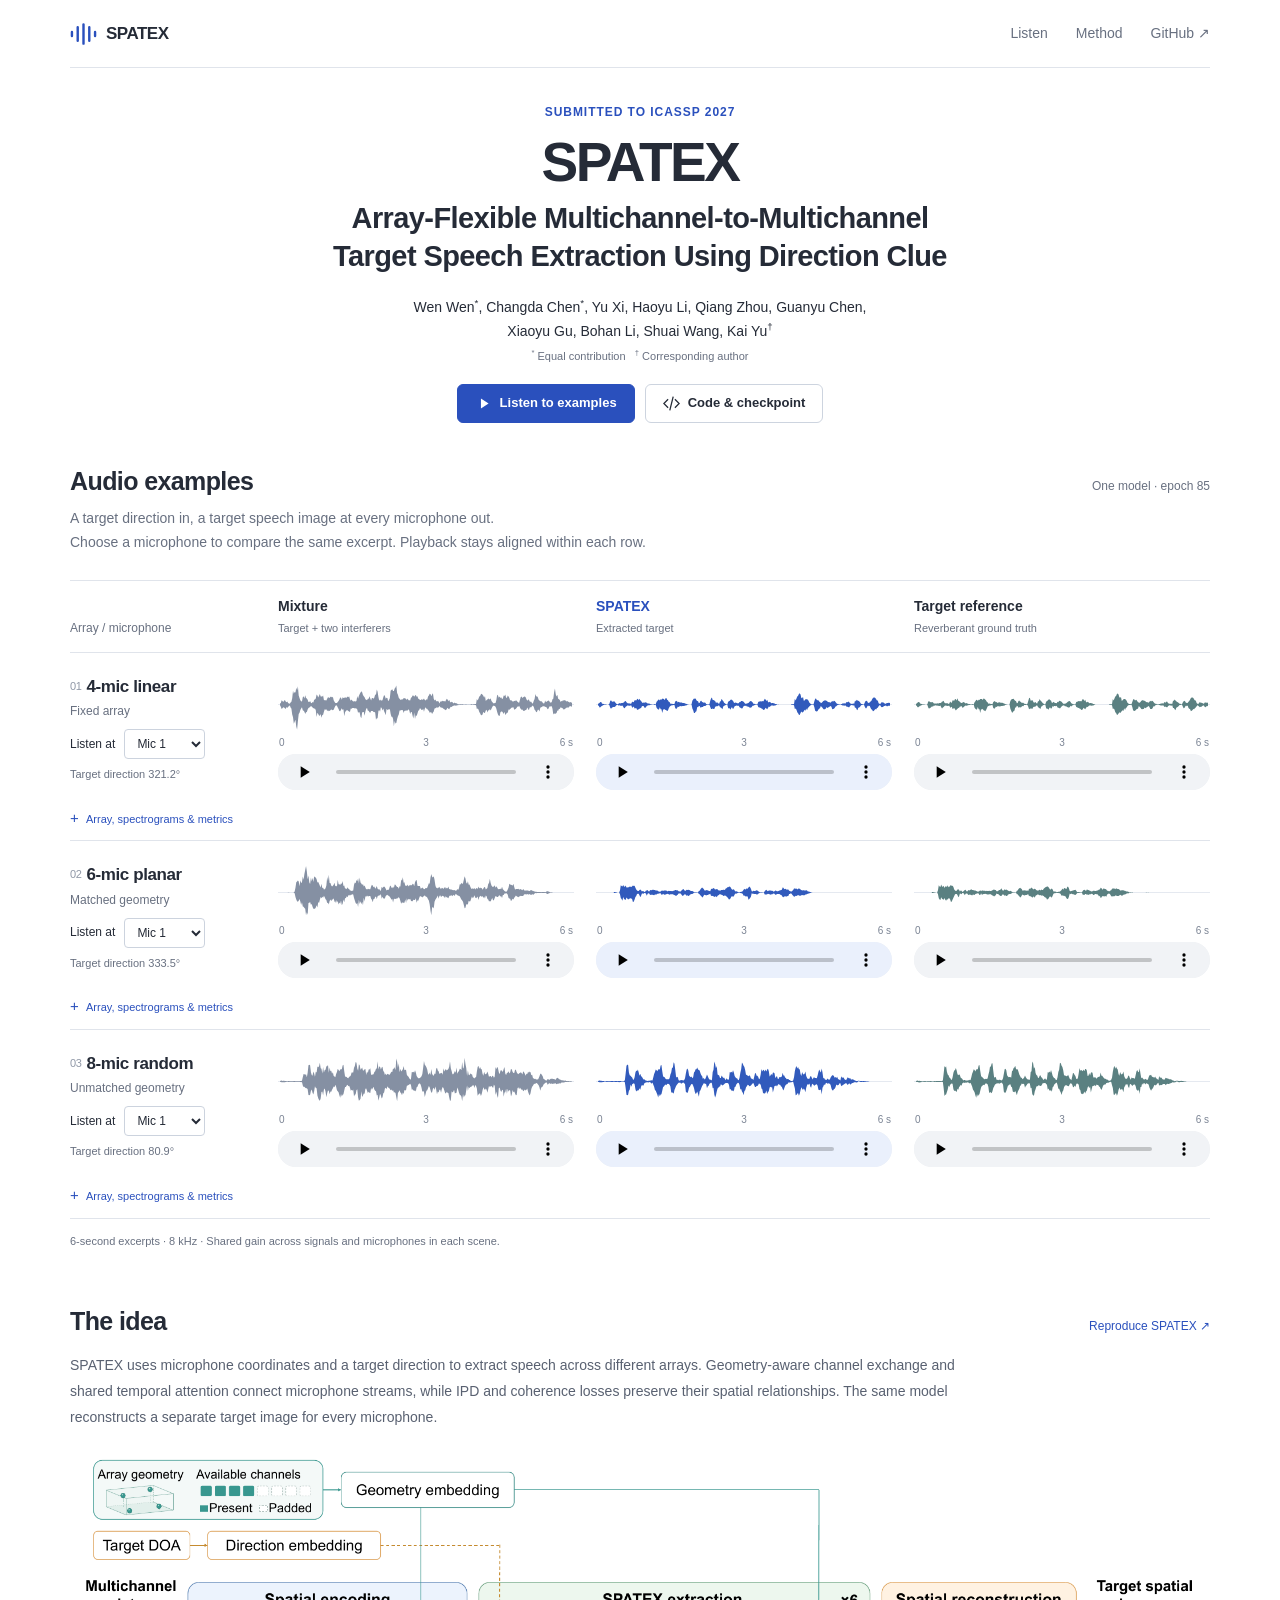
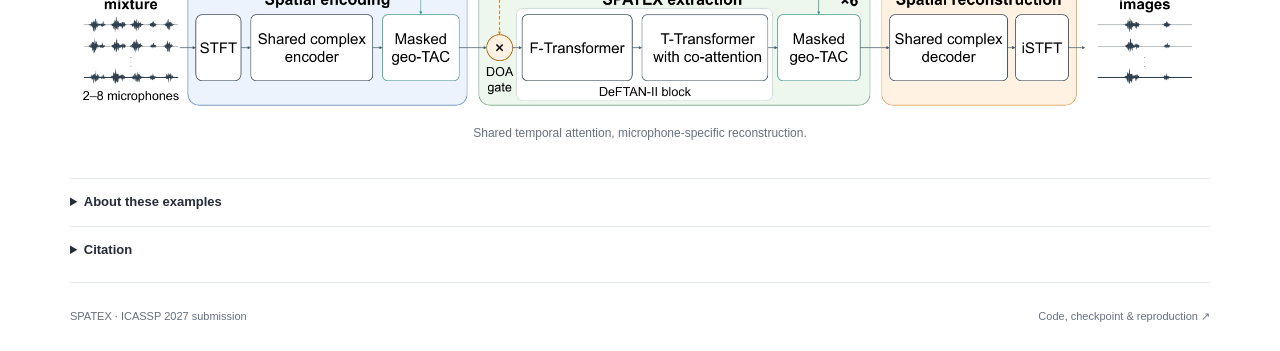
<file: docs/index.html>
<!doctype html>
<html lang="en"><head><meta charset="utf-8"><meta name="viewport" content="width=device-width, initial-scale=1"><meta http-equiv="refresh" content="0; url=demo/"><title>SPATEX demo</title></head><body><p><a href="demo/">Open the SPATEX audio demo</a></p></body></html>
</file>
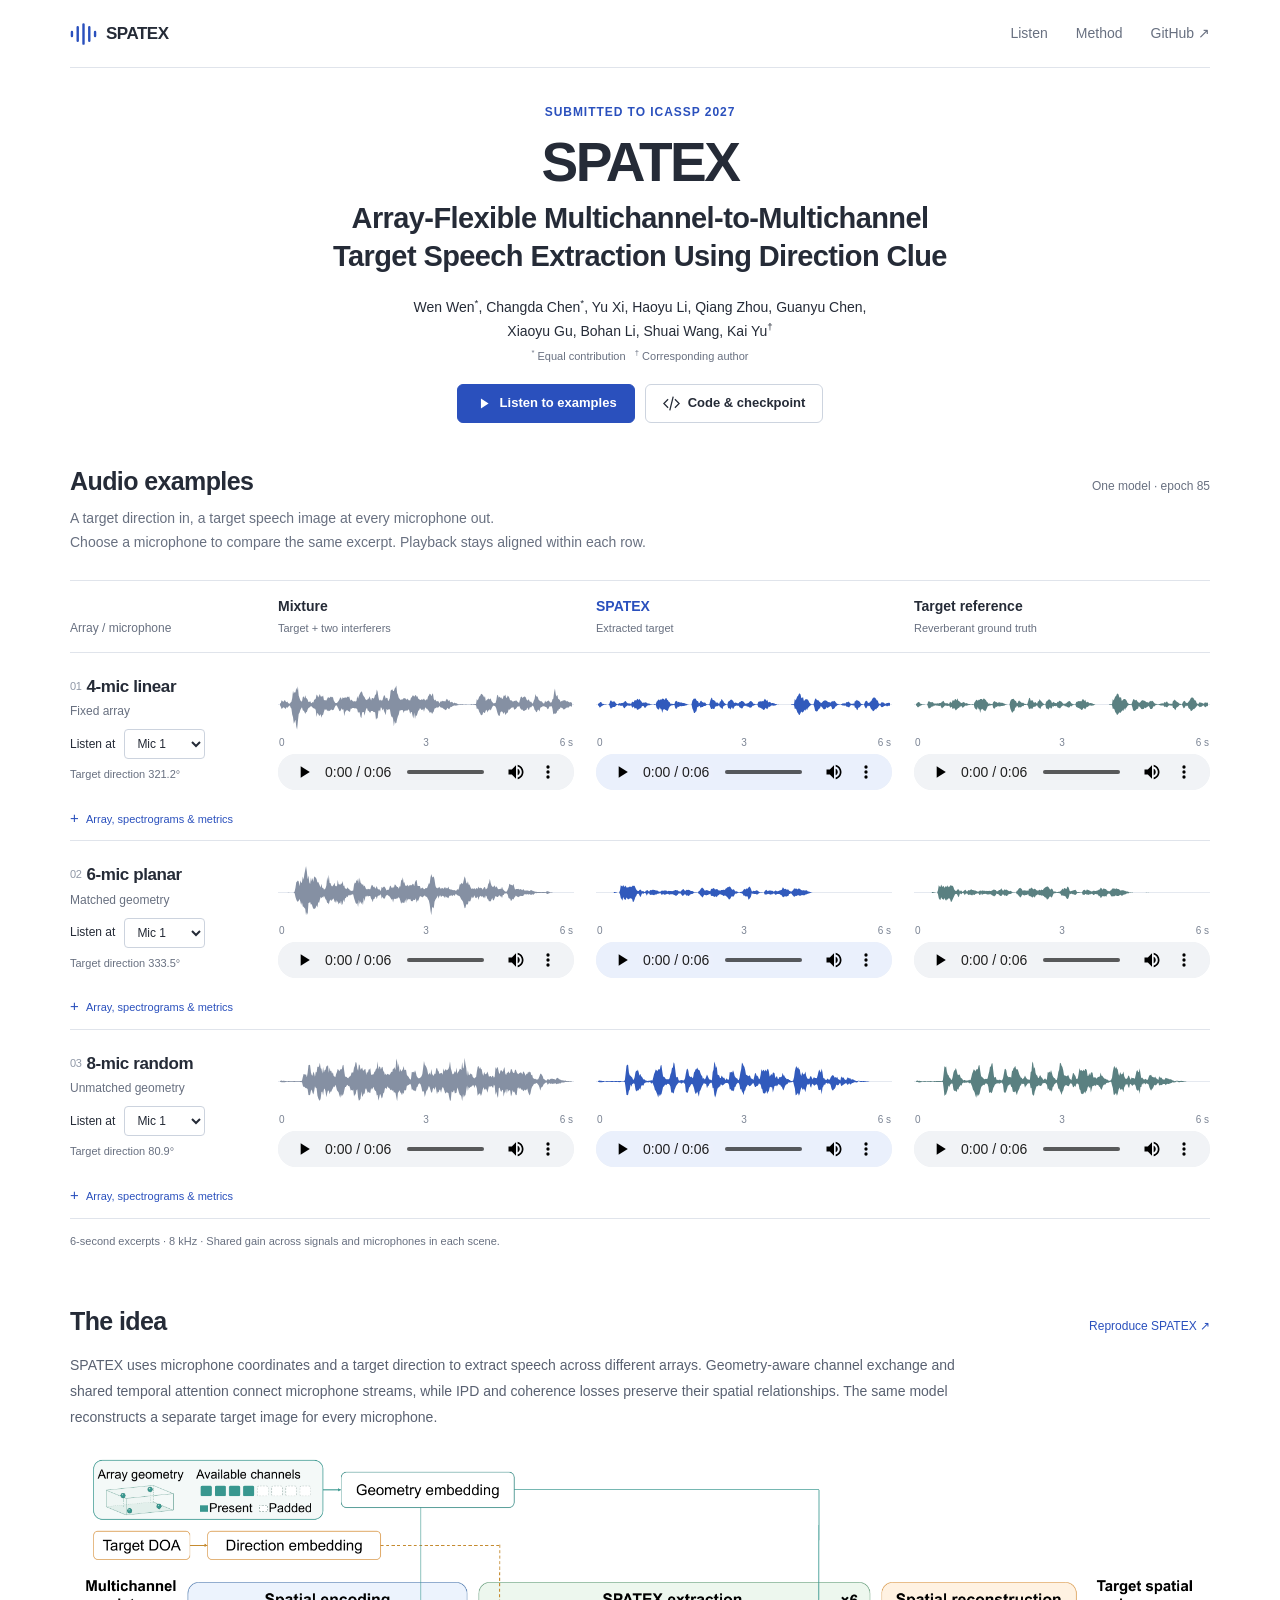
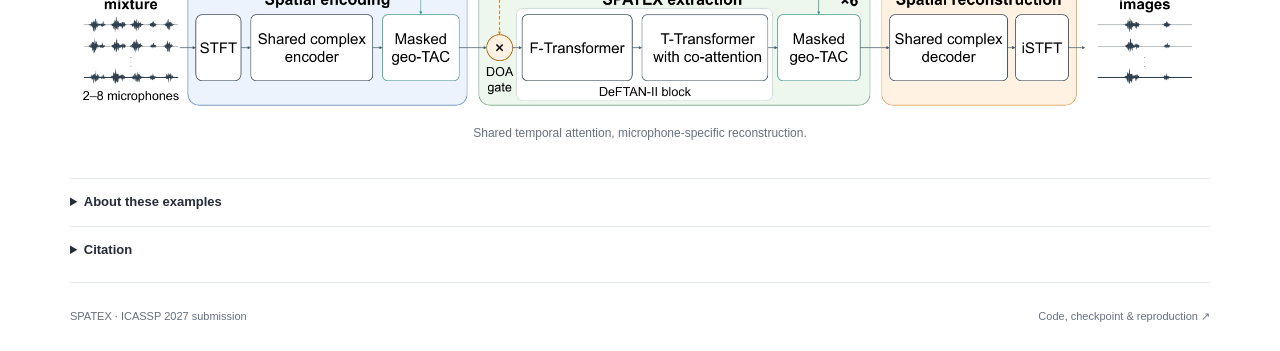
<file: docs/demo/index.html>
<!doctype html>
<html lang="en">
<head>
  <meta charset="utf-8">
  <meta name="viewport" content="width=device-width, initial-scale=1">
  <meta name="description" content="SPATEX: array-flexible target speech extraction. Compare real multichannel audio examples from the released epoch-85 model.">
  <meta name="theme-color" content="#ffffff">
  <title>SPATEX — Target Speech Extraction</title>
  <link rel="icon" href="data:image/svg+xml,%3Csvg xmlns='http://www.w3.org/2000/svg' viewBox='0 0 64 64'%3E%3Crect width='64' height='64' rx='14' fill='%232a50bd'/%3E%3Cpath d='M15 28v8m8-17v26m9-33v40m9-33v26m8-17v8' stroke='white' stroke-width='4' stroke-linecap='round'/%3E%3C/svg%3E">
  <link rel="stylesheet" href="style.css?v=20260928-2">
  <script defer src="data.js"></script>
  <script defer src="app.js?v=20260928-2"></script>
</head>
<body>
<a class="skip-link" href="#examples">Skip to audio examples</a>
<nav class="site-nav wrap" aria-label="Page navigation">
  <a class="wordmark" href="#top" aria-label="SPATEX home"><svg viewBox="0 0 28 24" aria-hidden="true"><path d="M2 10v4m6-9v14m6-17v20m6-17v14m6-9v4"/></svg>SPATEX</a>
  <div><a href="#examples">Listen</a><a href="#method">Method</a><a href="https://github.com/Wenanzhi/SPATEX">GitHub <span aria-hidden="true">↗</span></a></div>
</nav>
<main id="top">
  <header class="paper-header wrap">
    <p class="venue">Submitted to ICASSP 2027</p>
    <h1>SPATEX</h1>
    <p class="paper-title">Array-Flexible Multichannel-to-Multichannel<br class="wide-break"> Target Speech Extraction Using Direction Clue</p>
    <p class="authors">Wen Wen<sup>*</sup>, Changda Chen<sup>*</sup>, Yu Xi, Haoyu Li, Qiang Zhou, Guanyu Chen,<br class="wide-break"> Xiaoyu Gu, Bohan Li, Shuai Wang, Kai Yu<sup>†</sup></p>
    <p class="author-note"><sup>*</sup> Equal contribution &nbsp; <sup>†</sup> Corresponding author</p>
    <div class="paper-links">
      <a class="button primary" href="#examples"><svg viewBox="0 0 20 20" aria-hidden="true"><path d="m7 4 9 6-9 6Z"/></svg>Listen to examples</a>
      <a class="button" href="https://github.com/Wenanzhi/SPATEX"><svg viewBox="0 0 20 20" aria-hidden="true"><path d="m6 5-5 5 5 5m8-10 5 5-5 5M12 2 8 18"/></svg>Code &amp; checkpoint</a>
    </div>
  </header>

  <section id="examples" class="examples wrap" aria-labelledby="examples-title">
    <div class="section-heading"><h2 id="examples-title">Audio examples</h2><span>One model · epoch 85</span></div>
    <p class="section-intro">A target direction in, a target speech image at every microphone out.<br>Choose a microphone to compare the same excerpt. Playback stays aligned within each row.</p>
    <div class="comparison-head comparison-grid" aria-hidden="true"><span>Array / microphone</span><span>Mixture<small>Target + two interferers</small></span><span class="ours-label">SPATEX<small>Extracted target</small></span><span>Target reference<small>Reverberant ground truth</small></span></div>
    <p id="load-status" role="status">Loading audio examples…</p>
    <noscript><p>Enable JavaScript to compare microphone channels, or <a href="audio/fixed/spatex_multichannel.wav">download the four-channel SPATEX output</a>.</p></noscript>
    <div id="scene-list"></div>
    <p class="listening-note">6-second excerpts · 8 kHz · Shared gain across signals and microphones in each scene.</p>
  </section>

  <section id="method" class="method wrap" aria-labelledby="method-title">
    <div class="section-heading"><h2 id="method-title">The idea</h2><a href="https://github.com/Wenanzhi/SPATEX#train">Reproduce SPATEX <span aria-hidden="true">↗</span></a></div>
    <p>SPATEX uses microphone coordinates and a target direction to extract speech across different arrays. Geometry-aware channel exchange and shared temporal attention connect microphone streams, while IPD and coherence losses preserve their spatial relationships. The same model reconstructs a separate target image for every microphone.</p>
    <figure><img src="../figures/spatex_architecture.png" width="2000" height="452" alt="SPATEX architecture: shared encoding, geometry-aware channel exchange, direction-conditioned temporal co-attention, and microphone-wise reconstruction." loading="lazy"><figcaption>Shared temporal attention, microphone-specific reconstruction.</figcaption></figure>
  </section>

  <section class="about wrap" aria-label="Example details and citation">
    <details>
      <summary>About these examples</summary>
      <div class="prose"><p>All three examples use the released variable-array epoch-85 checkpoint, trained with 2–8 microphones. Fixed and matched examples use linear and planar layouts; the unmatched example uses a random layout with 1 cm microphone-position perturbations. Speech comes from LibriSpeech test-clean with simulated room responses.</p><p>Examples are the first saved scenes matching each geometry and microphone count, without selection by output score. Playback uses one common attenuation gain per scene. Waveforms and spectrograms share scales across signals and microphones. Downloads retain the original floating-point multichannel output.</p><p>Metrics in the expanded rows describe individual six-second examples, rather than the paper’s two-second benchmark averages. <a href="https://github.com/Wenanzhi/SPATEX/blob/main/docs/demo/README.md">Generation details</a> · <a href="manifest.json">Sample provenance</a></p></div>
    </details>
    <details>
      <summary>Citation</summary>
      <pre><code>@unpublished{wen2026spatex,
  title  = {{SPATEX}: Array-Flexible Multichannel-to-Multichannel
            Target Speech Extraction Using Direction Clue},
  author = {Wen, Wen and Chen, Changda and Xi, Yu and Li, Haoyu
            and Zhou, Qiang and Chen, Guanyu and Gu, Xiaoyu
            and Li, Bohan and Wang, Shuai and Yu, Kai},
  year   = {2026},
  note   = {Submitted to ICASSP 2027},
  url    = {https://github.com/Wenanzhi/SPATEX}
}</code></pre>
    </details>
  </section>
</main>
<footer class="wrap"><span>SPATEX · ICASSP 2027 submission</span><a href="https://github.com/Wenanzhi/SPATEX">Code, checkpoint &amp; reproduction <span aria-hidden="true">↗</span></a></footer>
<dialog id="spectrogram-dialog" aria-labelledby="dialog-title"><div class="dialog-heading"><h2 id="dialog-title">Spectrogram</h2><button type="button" id="close-dialog" aria-label="Close spectrogram">×</button></div><img id="dialog-image" alt=""><p>0–4 kHz vertically · 0–6 seconds horizontally · Shared −70 to 0 dB scale</p></dialog>
<div id="announcer" class="sr-only" role="status" aria-live="polite"></div>
</body>
</html>
</file>
<file: docs/demo/style.css>
:root {
  color-scheme: light;
  --ink: #252b37;
  --muted: #687080;
  --accent: #2a50bd;
  --line: #e0e4eb;
  --soft: #f5f7fb;
  font-family: -apple-system, BlinkMacSystemFont, "Segoe UI", sans-serif;
  font-size: 16px;
  color: var(--ink);
  background: #fff;
  font-synthesis: none;
}
* { box-sizing: border-box; }
html { scroll-behavior: smooth; scroll-padding-top: 24px; }
body { margin: 0; line-height: 1.6; }
a { color: var(--accent); text-underline-offset: 3px; }
a:hover { text-decoration: underline; }
button, select { font: inherit; }
button, summary, select { cursor: pointer; }
button, a, select, summary, audio, [tabindex] { -webkit-tap-highlight-color: transparent; }
:focus-visible { outline: 3px solid #7299ec; outline-offset: 4px; }
.wrap { width: min(1140px, calc(100% - 64px)); margin-inline: auto; }
.site-nav { height: 68px; display: flex; justify-content: space-between; align-items: center; border-bottom: 1px solid var(--line); }
.site-nav a { color: var(--muted); text-decoration: none; font-size: 14px; }
.site-nav a:hover { color: var(--accent); }
.site-nav > div { display: flex; gap: 28px; }
.site-nav .wordmark { display: inline-flex; align-items: center; gap: 9px; color: var(--ink); font-weight: 750; font-size: 17px; letter-spacing: -.5px; }
.wordmark svg { width: 27px; height: 24px; fill: none; stroke: var(--accent); stroke-width: 2.5; stroke-linecap: round; }
.paper-header { text-align: center; padding: 35px 0 42px; }
.venue { margin: 0 0 9px; color: var(--accent); font-size: 12px; font-weight: 650; letter-spacing: .08em; text-transform: uppercase; }
h1 { margin: 0 0 6px; font-size: 55px; letter-spacing: -2.5px; line-height: 1.15; font-weight: 750; }
.paper-title { margin: 0; font-size: clamp(21px, 2.3vw, 29px); font-weight: 550; line-height: 1.3; letter-spacing: -.6px; }
.authors { margin: 20px 0 0; font-size: 14px; line-height: 1.7; }
sup { font-size: .7em; line-height: 0; }
.author-note { margin: 5px 0 18px; font-size: 11px; color: var(--muted); }
.paper-links { display: flex; justify-content: center; flex-wrap: wrap; gap: 10px; }
.button { display: inline-flex; align-items: center; justify-content: center; gap: 8px; padding: 8px 17px; border: 1px solid #cdd4df; border-radius: 6px; color: var(--ink); font-size: 13px; font-weight: 550; text-decoration: none; }
.button:hover { text-decoration: none; background: var(--soft); }
.button svg { width: 17px; height: 17px; fill: none; stroke: currentColor; stroke-width: 1.5; }
.button.primary { color: #fff; background: var(--accent); border-color: var(--accent); }
.button.primary:hover { background: #203e97; }
.button.primary svg { fill: currentColor; stroke: none; }
.section-heading { display: flex; gap: 16px; align-items: baseline; justify-content: space-between; }
h2 { font-size: 25px; letter-spacing: -.6px; line-height: 1.3; margin: 0; font-weight: 650; }
.section-heading > span, .section-heading > a { font-size: 12px; color: var(--muted); }
.section-heading > a { color: var(--accent); text-decoration: none; }
.section-intro { margin: 10px 0 25px; color: var(--muted); font-size: 14px; line-height: 1.7; }
.comparison-grid { display: grid; grid-template-columns: 186px repeat(3, minmax(0, 1fr)); column-gap: 22px; }
.comparison-head { align-items: end; padding: 14px 0; border-top: 1px solid var(--line); border-bottom: 1px solid var(--line); font-size: 14px; font-weight: 650; }
.comparison-head > span:first-child { font-size: 12px; font-weight: 500; color: var(--muted); }
.comparison-head small { display: block; margin-top: 3px; font-size: 11px; font-weight: 400; color: var(--muted); }
.ours-label { color: var(--accent); }
.scene { border-bottom: 1px solid var(--line); padding-top: 20px; }
.scene-info h3 { margin: 0; font-size: 17px; font-weight: 650; letter-spacing: -.4px; }
.scene-info .condition { margin: 2px 0 8px; color: var(--muted); font-size: 12px; }
.scene-number { color: #9098a7; font-size: 11px; font-weight: 500; margin-right: 5px; vertical-align: 2px; }
.mic-picker { display: inline-flex; align-items: center; gap: 9px; font-size: 12px; }
.mic-picker select { color: var(--ink); background: #fff; border: 1px solid #ccd3de; border-radius: 4px; padding: 4px 22px 4px 8px; font-size: 12px; min-height: 30px; }
.direction { font-size: 11px; color: var(--muted); margin: 7px 0 0; }
.track { min-width: 0; border-radius: 5px; transition: background-color .15s; padding: 0 0 6px; }
.track.is-playing { background: #edf2fc; }
.track h4 { display: none; }
.waveform { width: 100%; height: 74px; display: block; }
audio { display: block; width: 100%; height: 36px; margin: 7px 0 0; border-radius: 0; }
audio::-webkit-media-controls-panel { background: #f1f3f6; }
.track[data-kind="estimate"] audio::-webkit-media-controls-panel { background: #eaf0fc; }
.scene-details { margin-top: 7px; }
.scene-details > summary { color: var(--accent); font-size: 11px; width: fit-content; padding: 7px 0 12px; list-style: none; }
.scene-details > summary::-webkit-details-marker { display: none; }
.scene-details > summary::before { content: "+"; font-size: 15px; line-height: 1; margin-right: 7px; display: inline-block; width: 9px; }
.scene-details[open] > summary::before { content: "−"; }
.detail-body { padding: 14px 0 20px; }
.detail-grid { align-items: start; }
.geometry-panel, .spectrum { margin: 0; min-width: 0; }
.geometry-panel h4, .spectrum figcaption { margin: 0 0 8px; font-size: 12px; font-weight: 550; }
.geometry-plot svg { display: block; width: 100%; }
.geometry-panel > p { color: var(--muted); font-size: 10px; line-height: 1.6; margin: 5px 0 0; }
.geometry-panel [role="button"]:focus-visible { outline: none; }
.geometry-panel [role="button"]:focus-visible circle { stroke: #153da2; stroke-width: 3px; }
.spectrum button { display: block; width: 100%; padding: 0; border: 0; background: #fff; border-radius: 3px; overflow: hidden; }
.spectrum img { display: block; width: 100%; height: auto; aspect-ratio: 2.5; }
.axis { display: flex; justify-content: space-between; margin: 3px 0 0; color: var(--muted); font-size: 10px; }
.spectral-note { color: var(--muted); font-size: 11px; margin: 10px 0; }
.scene-metrics { display: flex; gap: 28px; flex-wrap: wrap; margin: 16px 0 9px; padding-top: 14px; border-top: 1px solid var(--line); }
.scene-metrics div { display: flex; flex-direction: column; gap: 2px; }
.scene-metrics dt { font-size: 11px; color: var(--muted); }
.scene-metrics dd { margin: 0; font-size: 16px; font-variant-numeric: tabular-nums; font-weight: 550; }
.detail-bottom { display: flex; justify-content: space-between; gap: 14px; align-items: baseline; }
.detail-bottom p { font-size: 11px; color: var(--muted); margin: 0; }
.detail-bottom a { white-space: nowrap; font-size: 11px; }
.listening-note { margin: 14px 0 0; font-size: 11px; color: var(--muted); }
.method { padding-top: 55px; }
.method > p { max-width: 900px; margin: 15px 0 24px; color: #596171; font-size: 14px; line-height: 1.85; }
.method figure { margin: 0; }
.method img { display: block; width: 100%; height: auto; }
.method figcaption { color: var(--muted); text-align: center; font-size: 12px; margin: 12px 0 0; }
.about { margin-top: 35px; }
.about details { border-top: 1px solid var(--line); padding: 13px 0; }
.about summary { font-size: 13px; font-weight: 550; }
.prose { max-width: 900px; font-size: 13px; color: #596171; }
pre { padding: 16px; margin: 15px 0 0; overflow: auto; background: var(--soft); border-radius: 4px; font-size: 11px; }
footer { display: flex; justify-content: space-between; gap: 16px; padding-block: 25px; margin-top: 8px; border-top: 1px solid var(--line); font-size: 11px; color: var(--muted); }
footer a { color: inherit; text-decoration: none; }
dialog { width: min(1000px, calc(100vw - 32px)); max-height: calc(100vh - 32px); border: 1px solid var(--line); border-radius: 8px; padding: 20px; color: var(--ink); }
dialog::backdrop { background: #18243b99; }
.dialog-heading { display: flex; justify-content: space-between; align-items: center; gap: 16px; margin-bottom: 15px; }
.dialog-heading h2 { font-size: 18px; }
.dialog-heading button { border: 0; background: var(--soft); color: var(--ink); border-radius: 4px; width: 36px; height: 36px; font-size: 25px; }
dialog img { display: block; width: 100%; }
dialog p { font-size: 11px; color: var(--muted); margin: 12px 0 0; }
.sr-only { position: absolute; width: 1px; height: 1px; overflow: hidden; clip-path: inset(50%); white-space: nowrap; }
.skip-link { position: fixed; top: -80px; left: 12px; z-index: 5; padding: 8px 16px; background: #fff; }
.skip-link:focus { top: 8px; }
@media (max-width: 1000px) {
  .comparison-grid { grid-template-columns: 150px repeat(3, minmax(0, 1fr)); column-gap: 16px; }
  .scene-info h3 { font-size: 15px; }
  .scene-number { display: none; }
}
@media (max-width: 820px) {
  .wrap { width: calc(100% - 40px); }
  .comparison-head { display: none; }
  .scene { border-top: 1px solid var(--line); border-bottom: 0; padding-top: 20px; }
  .scene:last-child { border-bottom: 1px solid var(--line); }
  .scene-row { grid-template-columns: repeat(3, minmax(0, 1fr)); }
  .scene-info { grid-column: 1 / -1; display: grid; grid-template-columns: 1fr auto; align-items: center; margin-bottom: 15px; column-gap: 15px; }
  .scene-info h3 { font-size: 17px; }
  .scene-info .condition { grid-column: 1; margin: 0; }
  .mic-picker { grid-column: 2; grid-row: 1 / 3; }
  .direction { display: none; }
  .track h4 { display: block; font-size: 12px; margin: 0 0 7px; font-weight: 600; }
  .track[data-kind="estimate"] h4 { color: var(--accent); }
  .detail-grid { grid-template-columns: repeat(3, minmax(0, 1fr)); }
  .geometry-panel { grid-column: 1 / -1; display: grid; grid-template-columns: 200px 1fr; column-gap: 20px; align-items: center; margin-bottom: 15px; }
  .geometry-panel h4 { grid-column: 2; align-self: end; margin: 0; }
  .geometry-plot { grid-row: 1 / 3; }
  .geometry-panel > p { grid-column: 2; align-self: start; }
  .detail-bottom { flex-direction: column; gap: 7px; }
}
@media (max-width: 600px) {
  .wrap { width: calc(100% - 32px); }
  .site-nav { height: 57px; }
  .site-nav > div { gap: 17px; }
  .site-nav a { font-size: 12px; }
  .site-nav .wordmark { font-size: 15px; }
  .wordmark svg { width: 22px; }
  .paper-header { padding: 28px 0 33px; }
  .venue { font-size: 10px; }
  h1 { font-size: 46px; }
  .paper-title { font-size: 21px; line-height: 1.4; }
  .wide-break { display: none; }
  .authors { font-size: 12px; margin-top: 15px; }
  .author-note { font-size: 10px; }
  .button { padding: 8px 10px; font-size: 11px; }
  .section-heading { flex-wrap: wrap; gap: 5px 15px; }
  h2 { font-size: 23px; }
  .section-heading > span { font-size: 10px; }
  .section-intro { font-size: 12px; margin-bottom: 18px; }
  .scene-row { display: block; }
  .scene-info { margin-bottom: 16px; }
  .track { display: grid; grid-template-columns: 100px minmax(0, 1fr); align-items: center; gap: 0 10px; padding: 0 0 14px; }
  .track h4 { grid-column: 1; grid-row: 1; margin: 0; font-size: 11px; }
  .waveform { grid-column: 2; grid-row: 1; height: 35px; }
  audio { grid-column: 1 / -1; margin-top: 4px; height: 38px; }
  .scene-details { margin-top: 0; }
  .detail-grid { grid-template-columns: 1fr; gap: 18px; }
  .geometry-panel { grid-column: 1; grid-template-columns: minmax(0, 1fr) minmax(0, 1fr); gap: 10px; margin: 0; }
  .spectrum img { aspect-ratio: 2.7; }
  .scene-metrics { gap: 16px 24px; }
  .scene-metrics div { flex: 1 0 38%; }
  .method { padding-top: 35px; }
  .method > p { font-size: 13px; margin-bottom: 18px; }
  .method figcaption { font-size: 10px; }
  .about { margin-top: 25px; }
  footer { flex-direction: column; gap: 6px; padding-block: 18px; font-size: 10px; }
  dialog { padding: 14px; }
  .dialog-heading h2 { font-size: 15px; }
}
@media (prefers-reduced-motion: reduce) {
  html { scroll-behavior: auto; }
  * { transition: none !important; }
}
</file>
